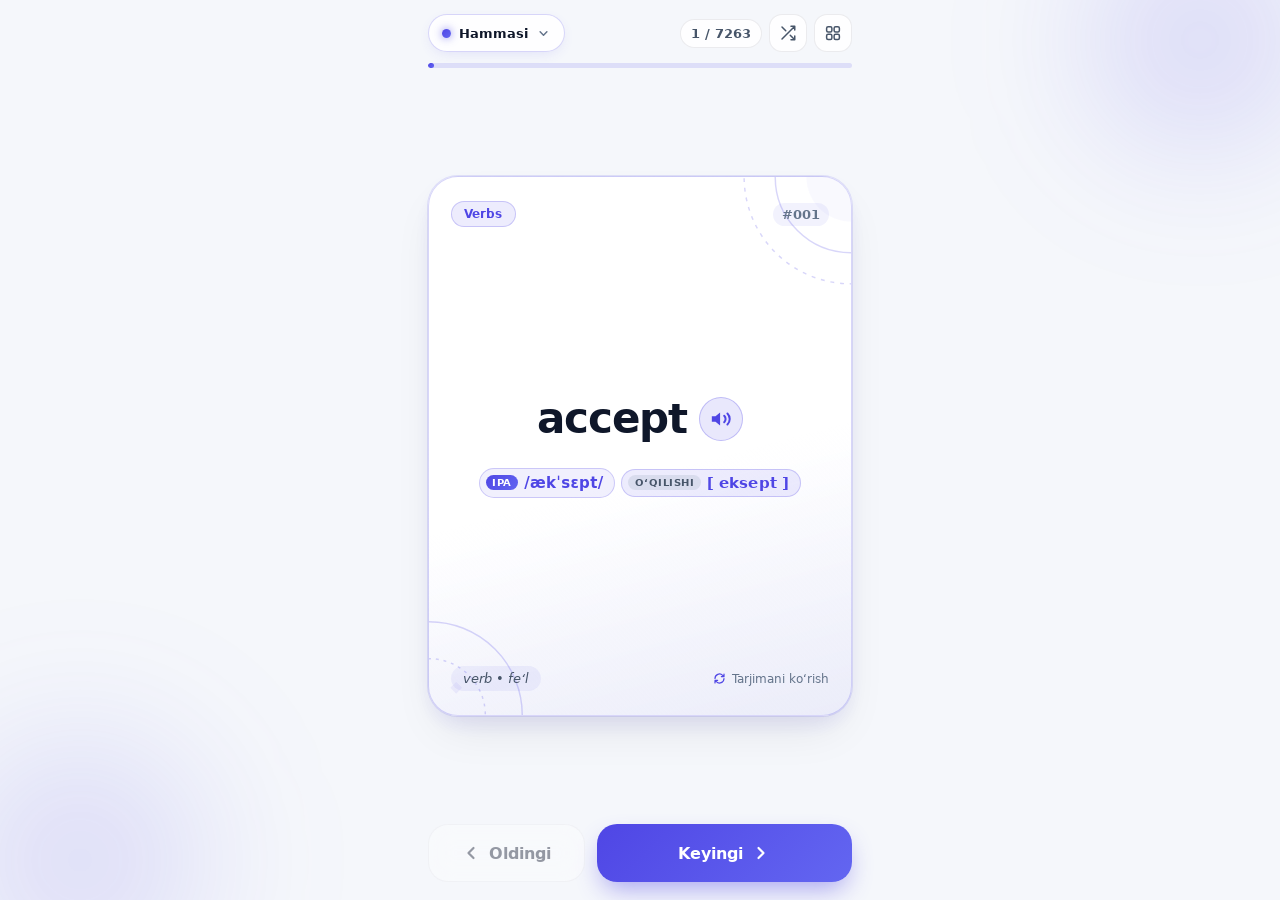
<file: index.html>
<!DOCTYPE html>
<html lang="uz" data-theme="light">
<head>
  <meta charset="UTF-8" />
  <meta name="viewport" content="width=device-width, initial-scale=1.0, maximum-scale=1.0, user-scalable=no, viewport-fit=cover" />
  <meta name="format-detection" content="telephone=no" />
  <meta name="referrer" content="no-referrer" />
  <title>Inglizcha – Oʻzbekcha Soʻz Kartochkalari</title>
  <script src="https://telegram.org/js/telegram-web-app.js"></script>
  <link rel="stylesheet" href="./css/style.css?v=20261114_expansion_v3" />
</head>
<body>
  <!-- Ambient Background Glow following Current Deck Accent -->
  <div class="ambient-bg" aria-hidden="true">
    <div class="ambient-orb orb-top"></div>
    <div class="ambient-orb orb-bottom"></div>
  </div>

  <audio id="globalAudioPlayer" preload="auto" playsinline></audio>
  <main class="app-shell" id="appShell">
    <!-- TOP BAR: Category/Deck Chip + Counter + Shuffle + Deck Picker Icon -->
    <header class="top-bar">
      <div class="top-bar-row">
        <button type="button" class="category-chip" id="categoryChipBtn" aria-label="Boʻlimni tanlash">
          <span class="chip-dot" id="chipDot"></span>
          <span class="chip-label" id="chipLabel">Hammasi</span>
          <svg class="chip-chevron" viewBox="0 0 20 20" fill="none" aria-hidden="true">
            <path d="M5.5 7.75L10 12.25L14.5 7.75" stroke="currentColor" stroke-width="2" stroke-linecap="round" stroke-linejoin="round"/>
          </svg>
        </button>

        <div class="top-actions">
          <span class="progress-counter" id="progressCounter">1 / 5000+</span>

          <button type="button" class="icon-btn" id="shuffleBtn" aria-label="Soʻzlarni aralashtirish" aria-pressed="false" title="Aralashtirish">
            <svg viewBox="0 0 24 24" fill="none" aria-hidden="true">
              <path d="M16 3h5v5M4 20L21 3M21 16v5h-5M15 15l6 6M4 4l5 5" stroke="currentColor" stroke-width="2" stroke-linecap="round" stroke-linejoin="round"/>
            </svg>
          </button>

          <button type="button" class="icon-btn" id="openCategoriesBtn" aria-label="Boʻlimlar roʻyxati" title="Boʻlimlar">
            <svg viewBox="0 0 24 24" fill="none" aria-hidden="true">
              <rect x="3.5" y="3.5" width="7" height="7" rx="2" stroke="currentColor" stroke-width="2"/>
              <rect x="13.5" y="3.5" width="7" height="7" rx="2" stroke="currentColor" stroke-width="2"/>
              <rect x="3.5" y="13.5" width="7" height="7" rx="2" stroke="currentColor" stroke-width="2"/>
              <rect x="13.5" y="13.5" width="7" height="7" rx="2" stroke="currentColor" stroke-width="2"/>
            </svg>
          </button>
        </div>
      </div>

      <!-- Thin Progress Line -->
      <div class="progress-track" role="progressbar" aria-valuemin="1" aria-valuemax="500" aria-valuenow="1" id="progressTrack">
        <div class="progress-fill" id="progressFill"></div>
      </div>
    </header>

    <!-- CENTER STAGE: Single 3D Flip Word Card (or End State) -->
    <section class="card-stage" id="cardStage">
      <div class="card-scene" id="cardScene">
        <div class="card-3d" id="wordCard" tabindex="0" role="button" aria-label="Soʻz kartochkasi — tarjimani koʻrish uchun bosing">
          <!-- ================= FRONT FACE ================= -->
          <div class="card-face card-front" id="cardFront">
            <svg class="corner-art corner-top-right" viewBox="0 0 140 140" fill="none" aria-hidden="true">
              <circle cx="140" cy="0" r="110" stroke="currentColor" stroke-width="1.5" stroke-dasharray="4 6" />
              <circle cx="140" cy="0" r="78" stroke="currentColor" stroke-width="1.5" />
              <circle cx="140" cy="0" r="46" fill="currentColor" fill-opacity="0.14" />
            </svg>
            <svg class="corner-art corner-bottom-left" viewBox="0 0 140 140" fill="none" aria-hidden="true">
              <circle cx="0" cy="140" r="96" stroke="currentColor" stroke-width="1.5" />
              <circle cx="0" cy="140" r="58" stroke="currentColor" stroke-width="1.5" stroke-dasharray="3 5" />
              <path d="M28 106L34 112L28 118L22 112L28 106Z" fill="currentColor" fill-opacity="0.35" />
            </svg>

            <div class="card-top-meta">
              <span class="card-cat-tag" id="frontCategoryTag">Feʻllar</span>
              <span class="card-index-badge" id="frontIndexBadge">#001</span>
            </div>

            <div class="card-front-body">
              <div class="english-word-container">
                <h1 class="english-word" id="englishWord">accept</h1>
                <button type="button" class="audio-speak-btn" id="speakBtn" title="Inglizcha talaffuzini eshitish" aria-label="Inglizcha talaffuzini eshitish">
                  <svg class="audio-icon" viewBox="0 0 24 24" fill="none" aria-hidden="true">
                    <path d="M11 5L6 9H2V15H6L11 19V5Z" fill="currentColor"/>
                    <path class="audio-wave wave-inner" d="M15.5 8.5C16.5 9.5 17 10.7 17 12C17 13.3 16.5 14.5 15.5 15.5" stroke="currentColor" stroke-width="2.2" stroke-linecap="round"/>
                    <path class="audio-wave wave-outer" d="M19 6C20.6 7.6 21.5 9.7 21.5 12C21.5 14.3 20.6 16.4 19 18" stroke="currentColor" stroke-width="2.2" stroke-linecap="round"/>
                  </svg>
                </button>
              </div>

              <!-- Pronunciation wrap showing BOTH official IPA and Uzbek Latin reading -->
              <div class="pronunciation-wrap">
                <div class="pronunciation-pills-group">
                  <!-- 1. Rasmiy xalqaro IPA transkripsiyasi ("iyeroglifga o'xshash rasmiy talaffuzi") -->
                  <div class="pron-pill pron-pill-ipa" id="ipaPill" role="button" tabindex="0" title="Rasmiy xalqaro transkripsiya (IPA) — tinglash uchun bosing">
                    <span class="pron-badge ipa-badge">IPA</span>
                    <span class="ipa-text" id="ipaText">/ækˈsɛpt/</span>
                  </div>
                  <!-- 2. O'zbekcha soddalashtirilgan o'qilishi -->
                  <div class="pron-pill pron-pill-uz" id="pronunciationPill" role="button" tabindex="0" title="Oʻzbekcha oʻqilishi — tinglash uchun bosing">
                    <span class="pron-badge uz-badge">Oʻqilishi</span>
                    <span class="pronunciation-text" id="pronunciationText">[ eksept ]</span>
                  </div>
                </div>
              </div>
            </div>

            <div class="card-bottom-meta">
              <span class="pos-badge" id="posBadge">verb • feʻl</span>
              <span class="flip-hint">
                <svg viewBox="0 0 20 20" fill="none" aria-hidden="true">
                  <path d="M4 10a6 6 0 0 1 10.2-4.24L16 7.5M16 4v3.5h-3.5M16 10a6 6 0 0 1-10.2 4.24L4 12.5M4 16v-3.5h3.5" stroke="currentColor" stroke-width="1.6" stroke-linecap="round" stroke-linejoin="round"/>
                </svg>
                Tarjimani koʻrish
              </span>
            </div>
          </div>

          <!-- ================= BACK FACE ================= -->
          <div class="card-face card-back" id="cardBack">
            <svg class="corner-art corner-top-left" viewBox="0 0 140 140" fill="none" aria-hidden="true">
              <circle cx="0" cy="0" r="104" stroke="currentColor" stroke-width="1.5" />
              <circle cx="0" cy="0" r="68" stroke="currentColor" stroke-width="1.5" stroke-dasharray="4 6" />
              <circle cx="0" cy="0" r="36" fill="currentColor" fill-opacity="0.16" />
            </svg>
            <svg class="corner-art corner-bottom-right" viewBox="0 0 140 140" fill="none" aria-hidden="true">
              <circle cx="140" cy="140" r="96" stroke="currentColor" stroke-width="1.5" />
              <circle cx="140" cy="140" r="58" stroke="currentColor" stroke-width="1.5" stroke-dasharray="3 5" />
              <path d="M112 106L118 112L112 118L106 112L112 106Z" fill="currentColor" fill-opacity="0.35" />
            </svg>

            <div class="card-top-meta">
              <span class="card-cat-tag back-tag" id="backCategoryTag">Oʻzbekcha tarjimasi</span>
              <span class="card-index-badge" id="backIndexBadge">#001</span>
            </div>

            <div class="card-back-body">
              <div class="uzbek-word-wrap">
                <h2 class="uzbek-word" id="uzbekWord">qabul qilmoq</h2>
              </div>

              <div class="card-divider" aria-hidden="true">
                <span class="divider-line"></span>
                <span class="divider-diamond"></span>
                <span class="divider-line"></span>
              </div>

              <div class="example-block">
                <button type="button" class="example-audio-btn" id="exampleSpeakBtn" title="Misol gapni tinglash" aria-label="Misol gapni tinglash">
                  <svg viewBox="0 0 20 20" fill="none" aria-hidden="true">
                    <path d="M9 4L5 7.5H2V12.5H5L9 16V4Z" fill="currentColor"/>
                    <path d="M12.5 7.5a3.5 3.5 0 0 1 0 5" stroke="currentColor" stroke-width="1.8" stroke-linecap="round"/>
                  </svg>
                </button>
                <p class="example-en" id="exampleEn">Please accept my warm congratulations.</p>
                <p class="example-uz" id="exampleUz">Iltimos, samimiy tabriklarimni qabul qiling.</p>
              </div>
            </div>

            <div class="card-bottom-meta">
              <span class="pos-badge" id="backPosBadge">accept • [ eksept ]</span>
              <span class="flip-hint">
                <svg viewBox="0 0 20 20" fill="none" aria-hidden="true">
                  <path d="M4 10a6 6 0 0 1 10.2-4.24L16 7.5M16 4v3.5h-3.5M16 10a6 6 0 0 1-10.2 4.24L4 12.5M4 16v-3.5h3.5" stroke="currentColor" stroke-width="1.6" stroke-linecap="round" stroke-linejoin="round"/>
                </svg>
                Orqaga qaytarish
              </span>
            </div>
          </div>
        </div>

        <!-- ================= END STATE ("Tabriklaymiz!") ================= -->
        <div class="end-state-card hidden" id="endStateCard" aria-live="polite">
          <div class="end-icon-badge">
            <svg viewBox="0 0 32 32" fill="none" aria-hidden="true">
              <path d="M9.5 16.5L14 21L23 11.5" stroke="currentColor" stroke-width="3" stroke-linecap="round" stroke-linejoin="round"/>
            </svg>
          </div>
          <h2 class="end-title">Tabriklaymiz!</h2>
          <p class="end-subtitle" id="endSubtitle">
            Siz ushbu boʻlimdagi barcha soʻzlarni muvaffaqiyatli koʻrib chiqdingiz.
          </p>
          <button type="button" class="restart-btn" id="restartBtn">
            <svg viewBox="0 0 20 20" fill="none" aria-hidden="true">
              <path d="M3.5 10a6.5 6.5 0 1 1 1.9 4.6M3.5 16v-3.8h3.8" stroke="currentColor" stroke-width="2" stroke-linecap="round" stroke-linejoin="round"/>
            </svg>
            <span>Boshidan boshlash</span>
          </button>
        </div>
      </div>
    </section>

    <!-- BOTTOM CONTROLS: Oldingi (secondary) & Keyingi (primary gradient) -->
    <footer class="bottom-controls">
      <button type="button" class="nav-btn btn-prev" id="prevBtn" aria-label="Oldingi soʻz">
        <svg viewBox="0 0 20 20" fill="none" aria-hidden="true">
          <path d="M12.5 15L7.5 10L12.5 5" stroke="currentColor" stroke-width="2.2" stroke-linecap="round" stroke-linejoin="round"/>
        </svg>
        <span>Oldingi</span>
      </button>

      <button type="button" class="nav-btn btn-next" id="nextBtn" aria-label="Keyingi soʻz">
        <span>Keyingi</span>
        <svg viewBox="0 0 20 20" fill="none" aria-hidden="true">
          <path d="M7.5 5L12.5 10L7.5 15" stroke="currentColor" stroke-width="2.2" stroke-linecap="round" stroke-linejoin="round"/>
        </svg>
      </button>
    </footer>
  </main>

  <!-- CATEGORY / DECK PICKER BOTTOM SHEET (Handles 50+ Decks + Search + Grouped Sections) -->
  <div class="sheet-backdrop hidden" id="sheetBackdrop" aria-hidden="true"></div>
  <aside class="category-sheet hidden" id="categorySheet" role="dialog" aria-modal="true" aria-labelledby="sheetTitle">
    <div class="sheet-handle-bar" id="sheetHandle">
      <span class="sheet-pill"></span>
    </div>
    <div class="sheet-header">
      <h3 class="sheet-title" id="sheetTitle">Boʻlimni tanlang</h3>
      <button type="button" class="sheet-close-btn" id="closeSheetBtn" aria-label="Yopish">
        <svg viewBox="0 0 20 20" fill="none" aria-hidden="true">
          <path d="M5 5L15 15M15 5L5 15" stroke="currentColor" stroke-width="2" stroke-linecap="round"/>
        </svg>
      </button>
    </div>

    <!-- Search Field at Top of Picker -->
    <div class="sheet-search-wrap">
      <div class="sheet-search-box">
        <svg class="search-icon" viewBox="0 0 20 20" fill="none" aria-hidden="true">
          <circle cx="9" cy="9" r="6" stroke="currentColor" stroke-width="1.8"/>
          <path d="M13.5 13.5L17 17" stroke="currentColor" stroke-width="1.8" stroke-linecap="round"/>
        </svg>
        <input
          type="search"
          id="deckSearchInput"
          class="sheet-search-input"
          placeholder="Boʻlim yoki mavzuni qidiring..."
          autocomplete="off"
          spellcheck="false"
        />
        <button type="button" class="search-clear-btn hidden" id="clearSearchBtn" aria-label="Tozalash">
          <svg viewBox="0 0 16 16" fill="none" aria-hidden="true">
            <path d="M4 4L12 12M12 4L4 12" stroke="currentColor" stroke-width="1.8" stroke-linecap="round"/>
          </svg>
        </button>
      </div>
    </div>

    <div class="sheet-list" id="categoryList" role="listbox"></div>
  </aside>

  <script src="./js/app.js?v=20261114_expansion_v3"></script>
</body>
</html>
</file>
<file: css/style.css>
/* ==========================================================================
   Local Bundled Fonts (Full Uzbek Latin support: oʻ, gʻ, ʻ, ’, ')
   ========================================================================== */
@font-face {
  font-family: "UzSans";
  src: url("../assets/fonts/DejaVuSans.ttf") format("truetype");
  font-weight: 400;
  font-style: normal;
  font-display: swap;
}

@font-face {
  font-family: "UzSans";
  src: url("../assets/fonts/DejaVuSans-Bold.ttf") format("truetype");
  font-weight: 700;
  font-style: normal;
  font-display: swap;
}

@font-face {
  font-family: "UzSans";
  src: url("../assets/fonts/DejaVuSans-Oblique.ttf") format("truetype");
  font-weight: 400;
  font-style: italic;
  font-display: swap;
}

@font-face {
  font-family: "UzSans";
  src: url("../assets/fonts/DejaVuSans-BoldOblique.ttf") format("truetype");
  font-weight: 700;
  font-style: italic;
  font-display: swap;
}

/* ==========================================================================
   Theme Variables (Light & Dark Mode + Dynamic Category Accent Variables)
   ========================================================================== */
:root {
  --font-main: "UzSans", -apple-system, BlinkMacSystemFont, "Segoe UI", Roboto, sans-serif;

  /* Default Category Accent (Indigo - Verbs) */
  --accent-start: #4f46e5;
  --accent-end: #6366f1;
  --accent-solid: #4f46e5;
  --accent-rgb: 79, 70, 229;
  --accent-gradient: linear-gradient(135deg, var(--accent-start) 0%, var(--accent-end) 100%);

  /* Light Mode Surfaces */
  --bg-page: #f5f7fb;
  --text-primary: #0f172a;
  --text-secondary: #475569;
  --text-muted: #64748b;

  --surface-control: rgba(255, 255, 255, 0.86);
  --surface-control-border: rgba(15, 23, 42, 0.08);

  --card-front-bg: linear-gradient(
    165deg,
    #ffffff 0%,
    #ffffff 55%,
    rgba(var(--accent-rgb), 0.06) 100%
  );
  --card-back-bg: linear-gradient(
    165deg,
    rgba(var(--accent-rgb), 0.10) 0%,
    rgba(var(--accent-rgb), 0.17) 100%
  );
  --card-back-base: #ffffff;

  --card-border-front: rgba(var(--accent-rgb), 0.22);
  --card-border-back: rgba(var(--accent-rgb), 0.36);
  --card-shadow:
    0 22px 48px -14px rgba(15, 23, 42, 0.10),
    0 10px 24px -8px rgba(var(--accent-rgb), 0.14),
    0 0 0 1px rgba(var(--accent-rgb), 0.12);

  --pill-bg: rgba(var(--accent-rgb), 0.10);
  --pill-border: rgba(var(--accent-rgb), 0.24);
  --pill-text: var(--accent-start);

  --sheet-bg: #ffffff;
  --sheet-item-bg: #f8fafc;
  --sheet-item-border: rgba(15, 23, 42, 0.07);
}

html[data-theme="dark"] {
  --bg-page: #0b101e;
  --text-primary: #f8fafc;
  --text-secondary: #cbd5e1;
  --text-muted: #94a3b8;

  --surface-control: rgba(30, 41, 59, 0.78);
  --surface-control-border: rgba(255, 255, 255, 0.10);

  --card-front-bg: linear-gradient(
    165deg,
    #151e32 0%,
    #131b2e 55%,
    rgba(var(--accent-rgb), 0.16) 100%
  );
  --card-back-bg: linear-gradient(
    165deg,
    rgba(var(--accent-rgb), 0.22) 0%,
    rgba(var(--accent-rgb), 0.32) 100%
  );
  --card-back-base: #131c31;

  --card-border-front: rgba(var(--accent-rgb), 0.34);
  --card-border-back: rgba(var(--accent-rgb), 0.52);
  --card-shadow:
    0 26px 54px -12px rgba(0, 0, 0, 0.55),
    0 12px 28px -8px rgba(var(--accent-rgb), 0.26),
    0 0 0 1px rgba(var(--accent-rgb), 0.22);

  --pill-bg: rgba(var(--accent-rgb), 0.20);
  --pill-border: rgba(var(--accent-rgb), 0.42);
  --pill-text: #ffffff;

  --sheet-bg: #151f34;
  --sheet-item-bg: rgba(30, 41, 59, 0.72);
  --sheet-item-border: rgba(255, 255, 255, 0.08);
}

/* ==========================================================================
   Reset & Base Layout
   ========================================================================== */
*,
*::before,
*::after {
  box-sizing: border-box;
  margin: 0;
  padding: 0;
  -webkit-tap-highlight-color: transparent;
}

html,
body {
  width: 100%;
  height: 100%;
  overflow: hidden;
  font-family: var(--font-main);
  background-color: var(--bg-page);
  color: var(--text-primary);
  user-select: none;
  -webkit-user-select: none;
  -webkit-font-smoothing: antialiased;
  transition: background-color 350ms ease, color 250ms ease;
}

button {
  font-family: inherit;
  border: none;
  background: none;
  color: inherit;
  cursor: pointer;
}

.hidden {
  display: none !important;
}

/* ==========================================================================
   Ambient Background Orbs following Current Category Accent
   ========================================================================== */
.ambient-bg {
  position: fixed;
  inset: 0;
  pointer-events: none;
  z-index: 0;
  overflow: hidden;
}

.ambient-orb {
  position: absolute;
  border-radius: 50%;
  filter: blur(68px);
  transition: background 450ms ease, opacity 450ms ease;
}

.orb-top {
  width: 300px;
  height: 300px;
  top: -110px;
  right: -70px;
  background: radial-gradient(circle, rgba(var(--accent-rgb), 0.26) 0%, rgba(var(--accent-rgb), 0) 72%);
}

.orb-bottom {
  width: 340px;
  height: 340px;
  bottom: -130px;
  left: -90px;
  background: radial-gradient(circle, rgba(var(--accent-rgb), 0.22) 0%, rgba(var(--accent-rgb), 0) 72%);
}

/* ==========================================================================
   Main App Shell (Single Screen, Safe Areas)
   ========================================================================== */
.app-shell {
  position: relative;
  z-index: 1;
  width: 100%;
  max-width: 460px;
  height: 100dvh;
  margin: 0 auto;
  padding:
    calc(env(safe-area-inset-top, 0px) + 14px)
    18px
    calc(env(safe-area-inset-bottom, 0px) + 18px);
  display: flex;
  flex-direction: column;
  justify-content: space-between;
  gap: 14px;
}

/* ==========================================================================
   Top Bar: Category Chip + Progress Counter + Shuffle + Category Picker
   ========================================================================== */
.top-bar {
  display: flex;
  flex-direction: column;
  gap: 11px;
  flex-shrink: 0;
}

.top-bar-row {
  display: flex;
  align-items: center;
  justify-content: space-between;
  gap: 8px;
}

.category-chip {
  display: inline-flex;
  align-items: center;
  gap: 8px;
  max-width: 56%;
  height: 38px;
  padding: 0 13px;
  border-radius: 999px;
  background: var(--surface-control);
  border: 1px solid var(--card-border-front);
  box-shadow: 0 4px 14px -4px rgba(var(--accent-rgb), 0.14);
  backdrop-filter: blur(12px);
  -webkit-backdrop-filter: blur(12px);
  transition: transform 160ms ease, border-color 300ms ease, box-shadow 300ms ease;
}

.category-chip:active {
  transform: scale(0.96);
}

.chip-dot {
  width: 9px;
  height: 9px;
  border-radius: 50%;
  background: var(--accent-gradient);
  box-shadow: 0 0 8px rgba(var(--accent-rgb), 0.65);
  flex-shrink: 0;
}

.chip-label {
  font-size: 13px;
  font-weight: 700;
  color: var(--text-primary);
  white-space: nowrap;
  overflow: hidden;
  text-overflow: ellipsis;
}

.chip-chevron {
  width: 15px;
  height: 15px;
  color: var(--text-muted);
  flex-shrink: 0;
}

.top-actions {
  display: flex;
  align-items: center;
  gap: 7px;
  flex-shrink: 0;
}

.progress-counter {
  font-size: 13px;
  font-weight: 700;
  font-variant-numeric: tabular-nums;
  color: var(--text-secondary);
  padding: 6px 10px;
  border-radius: 999px;
  background: var(--surface-control);
  border: 1px solid var(--surface-control-border);
}

.icon-btn {
  width: 38px;
  height: 38px;
  border-radius: 13px;
  display: inline-flex;
  align-items: center;
  justify-content: center;
  background: var(--surface-control);
  border: 1px solid var(--surface-control-border);
  color: var(--text-secondary);
  backdrop-filter: blur(12px);
  -webkit-backdrop-filter: blur(12px);
  transition: all 200ms ease;
}

.icon-btn svg {
  width: 18px;
  height: 18px;
}

.icon-btn:active {
  transform: scale(0.93);
}

.icon-btn.is-active {
  background: var(--accent-gradient);
  border-color: transparent;
  color: #ffffff;
  box-shadow: 0 6px 16px -4px rgba(var(--accent-rgb), 0.45);
}

/* Progress Line */
.progress-track {
  width: 100%;
  height: 5px;
  border-radius: 999px;
  background: rgba(var(--accent-rgb), 0.14);
  overflow: hidden;
}

.progress-fill {
  height: 100%;
  width: 0%;
  border-radius: 999px;
  background: var(--accent-gradient);
  transition: width 280ms cubic-bezier(0.22, 1, 0.36, 1), background 350ms ease;
}

/* ==========================================================================
   Center Stage: 3D Flip Card & Slide Animations
   ========================================================================== */
.card-stage {
  flex: 1;
  min-height: 0;
  display: flex;
  align-items: center;
  justify-content: center;
  padding: 4px 0;
}

.card-scene {
  width: 100%;
  height: 100%;
  max-height: 540px;
  perspective: 1300px;
  position: relative;
}

.card-3d {
  width: 100%;
  height: 100%;
  position: relative;
  transform-style: preserve-3d;
  -webkit-transform-style: preserve-3d;
  transition: transform 600ms cubic-bezier(0.22, 1, 0.36, 1);
  cursor: pointer;
  outline: none;
}

.card-3d.no-transition {
  transition: none !important;
}

.card-3d.is-flipped {
  transform: rotateY(180deg);
}

/* Slide animations for Next / Previous / Swipe */
@keyframes slideOutLeft {
  0% {
    opacity: 1;
    transform: translateX(0) scale(1);
  }
  100% {
    opacity: 0;
    transform: translateX(-44px) scale(0.96);
  }
}

@keyframes slideInRight {
  0% {
    opacity: 0;
    transform: translateX(44px) scale(0.96);
  }
  100% {
    opacity: 1;
    transform: translateX(0) scale(1);
  }
}

@keyframes slideOutRight {
  0% {
    opacity: 1;
    transform: translateX(0) scale(1);
  }
  100% {
    opacity: 0;
    transform: translateX(44px) scale(0.96);
  }
}

@keyframes slideInLeft {
  0% {
    opacity: 0;
    transform: translateX(-44px) scale(0.96);
  }
  100% {
    opacity: 1;
    transform: translateX(0) scale(1);
  }
}

.card-scene.anim-out-left {
  animation: slideOutLeft 150ms cubic-bezier(0.4, 0, 1, 1) forwards;
}

.card-scene.anim-in-right {
  animation: slideInRight 210ms cubic-bezier(0.22, 1, 0.36, 1) forwards;
}

.card-scene.anim-out-right {
  animation: slideOutRight 150ms cubic-bezier(0.4, 0, 1, 1) forwards;
}

.card-scene.anim-in-left {
  animation: slideInLeft 210ms cubic-bezier(0.22, 1, 0.36, 1) forwards;
}

/* Card Faces (Front & Back) */
.card-face {
  position: absolute;
  inset: 0;
  border-radius: 30px;
  padding: 24px 22px;
  display: flex;
  flex-direction: column;
  justify-content: space-between;
  backface-visibility: hidden;
  -webkit-backface-visibility: hidden;
  overflow: hidden;
  box-shadow: var(--card-shadow);
  transition: box-shadow 350ms ease, border-color 350ms ease, background 350ms ease;
}

.card-front {
  background: var(--card-front-bg);
  border: 1.5px solid var(--card-border-front);
  transform: rotateY(0deg);
}

.card-back {
  background-color: var(--card-back-base);
  background-image: var(--card-back-bg);
  border: 1.5px solid var(--card-border-back);
  transform: rotateY(180deg);
}

/* Subtle Decorative Corner Art */
.corner-art {
  position: absolute;
  width: 136px;
  height: 136px;
  color: var(--accent-solid);
  opacity: 0.22;
  pointer-events: none;
  z-index: 0;
  transition: color 350ms ease;
}

html[data-theme="dark"] .corner-art {
  opacity: 0.30;
}

.corner-top-right {
  top: 0;
  right: 0;
}

.corner-bottom-left {
  bottom: 0;
  left: 0;
}

.corner-top-left {
  top: 0;
  left: 0;
}

.corner-bottom-right {
  bottom: 0;
  right: 0;
}

/* Card Top & Bottom Meta Rows */
.card-top-meta,
.card-bottom-meta {
  position: relative;
  z-index: 1;
  display: flex;
  align-items: center;
  justify-content: space-between;
  gap: 10px;
  flex-shrink: 0;
}

.card-cat-tag {
  display: inline-flex;
  align-items: center;
  padding: 5px 12px;
  border-radius: 999px;
  font-size: 12px;
  font-weight: 700;
  letter-spacing: 0.01em;
  background: var(--pill-bg);
  border: 1px solid var(--pill-border);
  color: var(--pill-text);
  max-width: 76%;
  white-space: nowrap;
  overflow: hidden;
  text-overflow: ellipsis;
}

.card-index-badge {
  font-size: 12.5px;
  font-weight: 700;
  font-variant-numeric: tabular-nums;
  color: var(--text-muted);
  padding: 4px 9px;
  border-radius: 999px;
  background: rgba(var(--accent-rgb), 0.07);
}

/* Card Front Body */
.card-front-body {
  position: relative;
  z-index: 1;
  flex: 1;
  display: flex;
  flex-direction: column;
  align-items: center;
  justify-content: center;
  gap: 24px;
  text-align: center;
  padding: 10px 4px;
}

.english-word-container {
  display: flex;
  align-items: center;
  justify-content: center;
  gap: 12px;
  max-width: 100%;
  flex-wrap: wrap;
}

.english-word {
  font-size: 42px;
  font-weight: 700;
  line-height: 1.15;
  letter-spacing: -0.02em;
  color: var(--text-primary);
  max-width: 100%;
  word-break: keep-all;
  overflow-wrap: normal;
}

.audio-speak-btn {
  width: 44px;
  height: 44px;
  border-radius: 50%;
  display: inline-flex;
  align-items: center;
  justify-content: center;
  background: rgba(var(--accent-rgb), 0.12);
  border: 1.5px solid rgba(var(--accent-rgb), 0.28);
  color: var(--accent-solid);
  cursor: pointer;
  flex-shrink: 0;
  transition: transform 160ms cubic-bezier(0.34, 1.56, 0.64, 1), background 200ms ease, box-shadow 200ms ease, color 200ms ease;
}

.audio-speak-btn:hover {
  transform: scale(1.06);
  background: rgba(var(--accent-rgb), 0.18);
}

.audio-speak-btn:active {
  transform: scale(0.92);
}

.audio-speak-btn .audio-icon {
  width: 22px;
  height: 22px;
  transition: transform 200ms ease;
}

.audio-speak-btn.is-speaking {
  background: var(--accent-gradient);
  color: #ffffff;
  border-color: transparent;
  box-shadow: 0 0 0 5px rgba(var(--accent-rgb), 0.28), 0 8px 18px -4px rgba(var(--accent-rgb), 0.5);
  animation: speak-pulse 1.2s infinite ease-in-out;
}

@keyframes speak-pulse {
  0%, 100% {
    transform: scale(1);
    box-shadow: 0 0 0 4px rgba(var(--accent-rgb), 0.32), 0 8px 18px -4px rgba(var(--accent-rgb), 0.5);
  }
  50% {
    transform: scale(1.08);
    box-shadow: 0 0 0 9px rgba(var(--accent-rgb), 0.12), 0 12px 22px -3px rgba(var(--accent-rgb), 0.6);
  }
}

.pronunciation-wrap {
  display: flex;
  flex-direction: column;
  align-items: center;
  gap: 8px;
  max-width: 100%;
}

.pronunciation-pills-group {
  display: flex;
  flex-wrap: wrap;
  align-items: center;
  justify-content: center;
  gap: 6px;
  max-width: 100%;
}

.pron-pill {
  display: inline-flex;
  align-items: center;
  gap: 6px;
  padding: 5px 11px 5px 6px;
  border-radius: 999px;
  background: var(--pill-bg);
  border: 1px solid var(--pill-border);
  transition: transform 140ms ease, background 200ms ease, border-color 200ms ease, box-shadow 200ms ease;
  cursor: pointer;
  user-select: none;
  -webkit-user-select: none;
  max-width: 100%;
}

.pron-pill:hover {
  border-color: rgba(var(--accent-rgb), 0.45);
}

.pron-pill:active {
  transform: scale(0.96);
}

.pron-pill-ipa {
  background: rgba(var(--accent-rgb), 0.08);
  border-color: rgba(var(--accent-rgb), 0.24);
}

.pron-badge {
  font-size: 9.5px;
  font-weight: 800;
  text-transform: uppercase;
  letter-spacing: 0.05em;
  padding: 2.5px 6.5px;
  border-radius: 999px;
  line-height: 1;
}

.ipa-badge {
  background: var(--accent-gradient);
  color: #ffffff;
}

.uz-badge {
  background: rgba(148, 163, 184, 0.22);
  color: var(--text-secondary);
}

html[data-theme="dark"] .uz-badge {
  background: rgba(148, 163, 184, 0.2);
  color: var(--text-primary);
}

.ipa-text {
  font-size: 15px;
  font-weight: 700;
  color: var(--accent-solid);
  font-family: "DejaVu Sans", -apple-system, BlinkMacSystemFont, "Segoe UI", Roboto, sans-serif;
  letter-spacing: 0.02em;
}

.pronunciation-text {
  font-size: 14.5px;
  font-weight: 700;
  color: var(--pill-text);
  letter-spacing: 0.01em;
}

/* Card Bottom Meta */
.pos-badge {
  font-size: 13px;
  font-style: italic;
  font-weight: 400;
  color: var(--text-secondary);
  padding: 5px 12px;
  border-radius: 999px;
  background: rgba(var(--accent-rgb), 0.07);
  max-width: 66%;
  white-space: nowrap;
  overflow: hidden;
  text-overflow: ellipsis;
}

.flip-hint {
  display: inline-flex;
  align-items: center;
  gap: 5px;
  font-size: 12px;
  font-weight: 400;
  color: var(--text-muted);
}

.flip-hint svg {
  width: 15px;
  height: 15px;
  color: var(--accent-solid);
}

/* Card Back Body */
.card-back-body {
  position: relative;
  z-index: 1;
  flex: 1;
  display: flex;
  flex-direction: column;
  align-items: center;
  justify-content: center;
  gap: 18px;
  text-align: center;
  padding: 6px 4px;
  min-height: 0;
}

.uzbek-word-wrap {
  width: 100%;
  display: flex;
  align-items: center;
  justify-content: center;
}

.uzbek-word {
  font-size: 32px;
  font-weight: 700;
  line-height: 1.22;
  color: var(--text-primary);
  max-width: 100%;
  overflow-wrap: break-word;
}

/* Thin Decorative Divider */
.card-divider {
  width: 82%;
  display: flex;
  align-items: center;
  justify-content: center;
  gap: 10px;
  flex-shrink: 0;
}

.divider-line {
  flex: 1;
  height: 1.5px;
  border-radius: 999px;
  background: linear-gradient(
    90deg,
    rgba(var(--accent-rgb), 0.05) 0%,
    rgba(var(--accent-rgb), 0.42) 50%,
    rgba(var(--accent-rgb), 0.05) 100%
  );
}

.divider-diamond {
  width: 7px;
  height: 7px;
  background: var(--accent-gradient);
  transform: rotate(45deg);
  border-radius: 1.5px;
  flex-shrink: 0;
}

/* Example Sentence Block */
.example-block {
  position: relative;
  width: 100%;
  display: flex;
  flex-direction: column;
  align-items: center;
  gap: 8px;
  padding: 12px 34px 12px 14px;
  border-radius: 18px;
  background: rgba(var(--accent-rgb), 0.07);
  border: 1px solid rgba(var(--accent-rgb), 0.15);
}

.example-en {
  font-size: 14.5px;
  font-weight: 700;
  line-height: 1.38;
  color: var(--text-primary);
  text-align: center;
}

.example-audio-btn {
  position: absolute;
  top: 9px;
  right: 9px;
  width: 26px;
  height: 26px;
  border-radius: 50%;
  display: inline-flex;
  align-items: center;
  justify-content: center;
  background: rgba(var(--accent-rgb), 0.12);
  border: 1px solid rgba(var(--accent-rgb), 0.24);
  color: var(--accent-solid);
  cursor: pointer;
  flex-shrink: 0;
  transition: transform 140ms ease, background 180ms ease, color 180ms ease;
  z-index: 2;
}

.example-audio-btn:hover {
  background: rgba(var(--accent-rgb), 0.2);
}

.example-audio-btn:active {
  transform: scale(0.9);
}

.example-audio-btn svg {
  width: 15px;
  height: 15px;
}

.example-audio-btn.is-speaking {
  background: var(--accent-gradient);
  color: #ffffff;
  border-color: transparent;
  animation: speak-pulse 1.2s infinite ease-in-out;
}

.example-uz {
  font-size: 13.5px;
  font-style: italic;
  line-height: 1.38;
  color: var(--text-secondary);
}

/* ==========================================================================
   End State Card ("Tabriklaymiz!")
   ========================================================================== */
.end-state-card {
  width: 100%;
  height: 100%;
  border-radius: 30px;
  padding: 32px 24px;
  background: var(--card-front-bg);
  border: 1.5px solid var(--card-border-back);
  box-shadow: var(--card-shadow);
  display: flex;
  flex-direction: column;
  align-items: center;
  justify-content: center;
  text-align: center;
  gap: 16px;
}

.end-icon-badge {
  width: 72px;
  height: 72px;
  border-radius: 24px;
  background: var(--accent-gradient);
  color: #ffffff;
  display: flex;
  align-items: center;
  justify-content: center;
  box-shadow: 0 14px 28px -6px rgba(var(--accent-rgb), 0.45);
  margin-bottom: 4px;
}

.end-icon-badge svg {
  width: 36px;
  height: 36px;
}

.end-title {
  font-size: 28px;
  font-weight: 700;
  color: var(--text-primary);
}

.end-subtitle {
  font-size: 15px;
  line-height: 1.48;
  color: var(--text-secondary);
  max-width: 280px;
}

.restart-btn {
  margin-top: 10px;
  height: 52px;
  padding: 0 26px;
  border-radius: 18px;
  background: var(--accent-gradient);
  color: #ffffff;
  font-size: 15.5px;
  font-weight: 700;
  display: inline-flex;
  align-items: center;
  gap: 9px;
  box-shadow: 0 12px 24px -6px rgba(var(--accent-rgb), 0.45);
  transition: transform 160ms ease, opacity 160ms ease;
}

.restart-btn svg {
  width: 19px;
  height: 19px;
}

.restart-btn:active {
  transform: scale(0.96);
}

/* ==========================================================================
   Bottom Navigation Buttons: Oldingi (secondary) & Keyingi (primary accent)
   ========================================================================== */
.bottom-controls {
  display: flex;
  align-items: center;
  gap: 12px;
  flex-shrink: 0;
}

.nav-btn {
  height: 58px;
  border-radius: 20px;
  display: inline-flex;
  align-items: center;
  justify-content: center;
  gap: 8px;
  font-size: 16px;
  font-weight: 700;
  transition: transform 150ms ease, opacity 200ms ease, background 350ms ease, box-shadow 350ms ease;
}

.nav-btn svg {
  width: 20px;
  height: 20px;
}

.nav-btn:active:not(:disabled) {
  transform: scale(0.97);
}

.btn-prev {
  flex: 0 0 37%;
  background: var(--surface-control);
  border: 1.5px solid var(--surface-control-border);
  color: var(--text-primary);
  backdrop-filter: blur(12px);
  -webkit-backdrop-filter: blur(12px);
}

.btn-prev:disabled {
  opacity: 0.42;
  cursor: default;
}

.btn-next {
  flex: 1;
  background: var(--accent-gradient);
  color: #ffffff;
  box-shadow: 0 12px 26px -6px rgba(var(--accent-rgb), 0.48);
}

/* ==========================================================================
   Category Picker Bottom Sheet
   ========================================================================== */
.sheet-backdrop {
  position: fixed;
  inset: 0;
  background: rgba(15, 23, 42, 0.48);
  backdrop-filter: blur(4px);
  -webkit-backdrop-filter: blur(4px);
  z-index: 20;
  opacity: 0;
  transition: opacity 240ms ease;
}

.sheet-backdrop.is-open {
  opacity: 1;
}

.category-sheet {
  position: fixed;
  left: 0;
  right: 0;
  bottom: 0;
  max-width: 460px;
  max-height: 82dvh;
  margin: 0 auto;
  background: var(--sheet-bg);
  border-top-left-radius: 28px;
  border-top-right-radius: 28px;
  border: 1px solid var(--surface-control-border);
  box-shadow: 0 -16px 44px rgba(0, 0, 0, 0.24);
  z-index: 30;
  display: flex;
  flex-direction: column;
  padding-bottom: calc(env(safe-area-inset-bottom, 0px) + 16px);
  transform: translateY(100%);
  transition: transform 280ms cubic-bezier(0.22, 1, 0.36, 1);
}

.category-sheet.is-open {
  transform: translateY(0);
}

.sheet-handle-bar {
  display: flex;
  justify-content: center;
  padding: 10px 0 4px;
}

.sheet-pill {
  width: 40px;
  height: 4.5px;
  border-radius: 999px;
  background: rgba(148, 163, 184, 0.45);
}

.sheet-header {
  display: flex;
  align-items: center;
  justify-content: space-between;
  padding: 6px 20px 10px;
}

.sheet-title {
  font-size: 17px;
  font-weight: 700;
  color: var(--text-primary);
}

.sheet-close-btn {
  width: 32px;
  height: 32px;
  border-radius: 10px;
  display: inline-flex;
  align-items: center;
  justify-content: center;
  background: var(--sheet-item-bg);
  color: var(--text-secondary);
}

.sheet-close-btn svg {
  width: 16px;
  height: 16px;
}

/* Search Field inside Bottom Sheet */
.sheet-search-wrap {
  padding: 0 16px 10px;
  flex-shrink: 0;
}

.sheet-search-box {
  display: flex;
  align-items: center;
  gap: 8px;
  height: 42px;
  padding: 0 12px;
  border-radius: 14px;
  background: var(--sheet-item-bg);
  border: 1.5px solid var(--sheet-item-border);
  transition: border-color 180ms ease;
}

.sheet-search-box:focus-within {
  border-color: var(--accent-solid);
}

.search-icon {
  width: 17px;
  height: 17px;
  color: var(--text-muted);
  flex-shrink: 0;
}

.sheet-search-input {
  flex: 1;
  min-width: 0;
  border: none;
  outline: none;
  background: transparent;
  font-family: inherit;
  font-size: 14px;
  color: var(--text-primary);
}

.sheet-search-input::placeholder {
  color: var(--text-muted);
}

.search-clear-btn {
  width: 24px;
  height: 24px;
  border-radius: 50%;
  display: inline-flex;
  align-items: center;
  justify-content: center;
  color: var(--text-muted);
  background: rgba(148, 163, 184, 0.16);
  flex-shrink: 0;
}

.search-clear-btn svg {
  width: 12px;
  height: 12px;
}

.sheet-section-header {
  font-size: 11.5px;
  font-weight: 700;
  text-transform: uppercase;
  letter-spacing: 0.06em;
  color: var(--text-muted);
  padding: 10px 6px 2px;
}

.sheet-empty {
  padding: 28px 16px;
  text-align: center;
  font-size: 14px;
  color: var(--text-muted);
}

.sheet-list {
  overflow-y: auto;
  scrollbar-width: none;
  -ms-overflow-style: none;
  padding: 4px 16px 8px;
  display: flex;
  flex-direction: column;
  gap: 8px;
}

.sheet-list::-webkit-scrollbar {
  display: none;
}

.sheet-item {
  width: 100%;
  padding: 11px 14px;
  border-radius: 16px;
  background: var(--sheet-item-bg);
  border: 1.5px solid var(--sheet-item-border);
  display: flex;
  align-items: center;
  justify-content: space-between;
  gap: 12px;
  text-align: left;
  transition: transform 140ms ease, border-color 200ms ease, background 200ms ease;
}

.sheet-item.sheet-sub-item {
  margin-left: 12px;
  width: calc(100% - 12px);
  padding: 8px 12px;
  background: var(--surface-control);
}

.sheet-item.sheet-sub-item .sheet-swatch {
  width: 32px;
  height: 32px;
  font-size: 11px;
  border-radius: 9px;
}

.sheet-item:active {
  transform: scale(0.98);
}

.sheet-item.is-selected {
  border-color: var(--item-accent, var(--accent-solid));
  background: rgba(var(--accent-rgb), 0.08);
}

.sheet-item-left {
  display: flex;
  align-items: center;
  gap: 12px;
  min-width: 0;
}

.sheet-swatch {
  min-width: 38px;
  height: 36px;
  padding: 0 5px;
  border-radius: 11px;
  flex-shrink: 0;
  display: flex;
  align-items: center;
  justify-content: center;
  color: #ffffff;
  font-size: 11px;
  font-weight: 700;
  letter-spacing: -0.02em;
  box-shadow: 0 4px 10px -2px rgba(0, 0, 0, 0.18);
}

.sheet-item-titles {
  display: flex;
  flex-direction: column;
  gap: 2px;
  min-width: 0;
}

.sheet-item-uz {
  font-size: 13.5px;
  font-weight: 700;
  line-height: 1.26;
  color: var(--text-primary);
  white-space: normal;
  overflow-wrap: break-word;
}

.sheet-item-en {
  font-size: 12px;
  color: var(--text-muted);
  white-space: nowrap;
  overflow: hidden;
  text-overflow: ellipsis;
}

.sheet-item-right {
  display: flex;
  align-items: center;
  gap: 8px;
  flex-shrink: 0;
}

.sheet-count {
  font-size: 12.5px;
  font-weight: 700;
  font-variant-numeric: tabular-nums;
  color: var(--text-secondary);
  padding: 4px 9px;
  border-radius: 999px;
  background: rgba(148, 163, 184, 0.15);
}

/* ==========================================================================
   Small Viewport Adjustments
   ========================================================================== */
@media (max-height: 700px) {
  .app-shell {
    padding-top: calc(env(safe-area-inset-top, 0px) + 10px);
    padding-bottom: calc(env(safe-area-inset-bottom, 0px) + 12px);
    gap: 10px;
  }

  .card-face {
    padding: 18px 18px;
    border-radius: 26px;
  }

  .nav-btn {
    height: 52px;
  }
}
</file>
